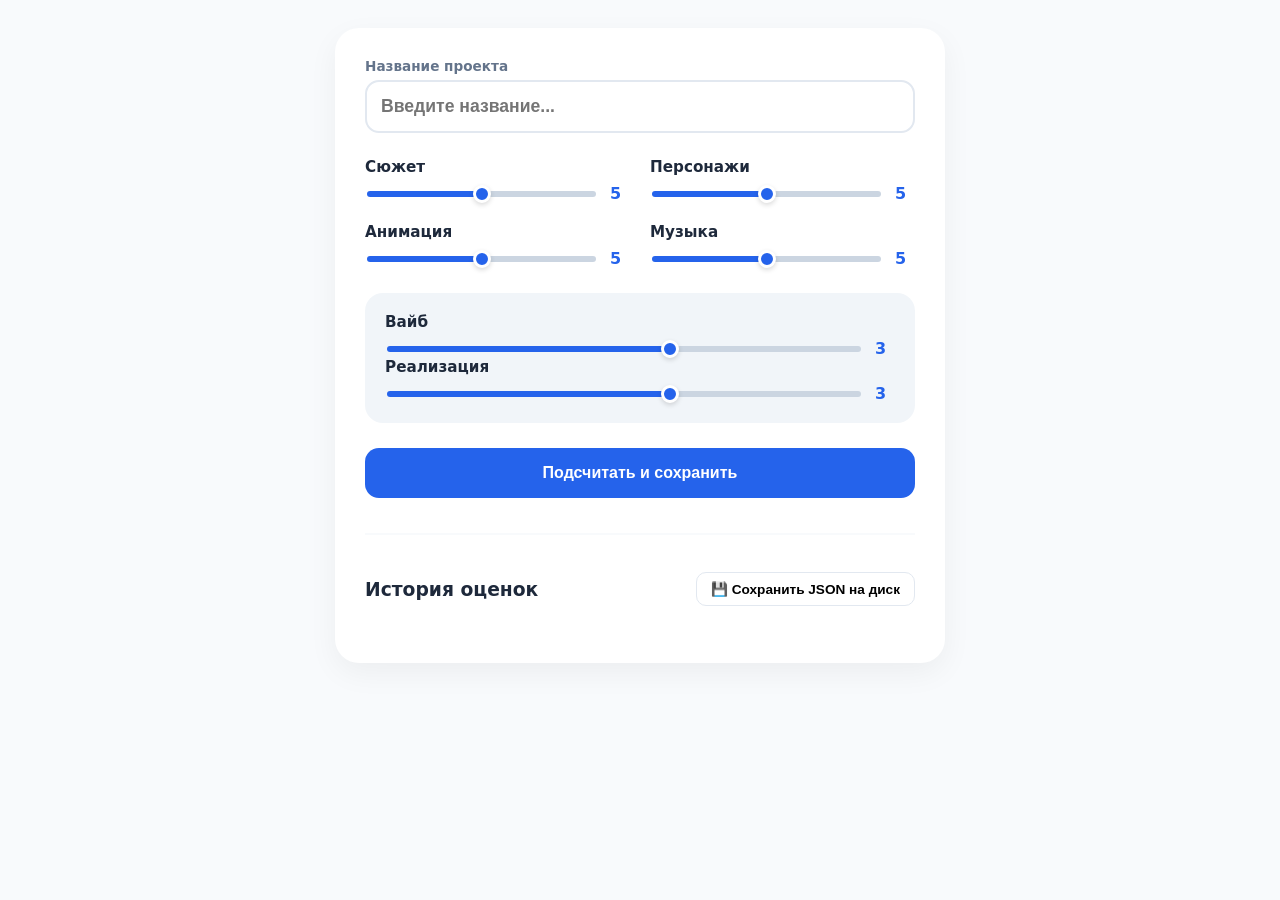
<file: index.html>
<!DOCTYPE html>
<html lang="ru">
<head>
    <meta charset="UTF-8">
    <meta name="viewport" content="width=device-width, initial-scale=1.0">
    <title>Anime Rate Calculator</title>
    <link rel="stylesheet" href="style.css">
</head>
<body>

    <div class="container">
        <div class="title-section">
            <label class="field-label">Название проекта</label>
            <input type="text" id="titleInput" class="title-input" placeholder="Введите название...">
        </div>

        <div class="main-grid">
            <div class="item">
                <label>Сюжет</label>
                <div class="range-row">
                    <input type="range" min="0" max="10" value="5" class="slider" id="story">
                    <span id="storyVal">5</span>
                </div>
            </div>
            <div class="item">
                <label>Персонажи</label>
                <div class="range-row">
                    <input type="range" min="0" max="10" value="5" class="slider" id="chars">
                    <span id="charsVal">5</span>
                </div>
            </div>
            <div class="item">
                <label>Анимация</label>
                <div class="range-row">
                    <input type="range" min="0" max="10" value="5" class="slider" id="visual">
                    <span id="visualVal">5</span>
                </div>
            </div>
            <div class="item">
                <label>Музыка</label>
                <div class="range-row">
                    <input type="range" min="0" max="10" value="5" class="slider" id="music">
                    <span id="musicVal">5</span>
                </div>
            </div>
        </div>

        <div class="extra-card">
            <div class="item">
                <label>Вайб</label>
                <div class="range-row">
                    <input type="range" min="0" max="5" value="3" class="slider" id="vibe">
                    <span id="vibeVal">3</span>
                </div>
            </div>
            <div class="item">
                <label>Реализация</label>
                <div class="range-row">
                    <input type="range" min="0" max="5" value="3" class="slider" id="real">
                    <span id="realVal">3</span>
                </div>
            </div>
        </div>

        <button id="calcBtn" class="primary-btn">Подсчитать и сохранить</button>

        <div id="resultArea" class="result-box hidden">
            <p>Итоговый результат:</p>
            <div id="totalScore">0</div>
        </div>

        <div class="history-container">
            <div class="history-header">
                <h3>История оценок</h3>
                <button id="exportBtn" class="export-btn">💾 Сохранить JSON на диск</button>
            </div>
            <div id="historyList" class="history-list">
                </div>
        </div>
    </div>

    <script src="script.js"></script>
</body>
</html>
</file>
<file: style.css>
:root {
    --primary: #2563EB;
    --primary-dark: #1d4ed8;
    --bg: #f8fafc;
    --text: #1e293b;
    --border: #e2e8f0;
}

body {
    font-family: 'Segoe UI', system-ui, sans-serif;
    background-color: var(--bg);
    color: var(--text);
    display: flex;
    justify-content: center;
    padding: 20px;
}

.container {
    background: white;
    width: 100%;
    max-width: 550px;
    padding: 30px;
    border-radius: 24px;
    box-shadow: 0 10px 30px rgba(0,0,0,0.05);
}

/* Название */
.title-section { margin-bottom: 25px; }
.field-label { font-size: 0.85rem; color: #64748b; font-weight: 600; margin-bottom: 6px; display: block; }
.title-input {
    width: 100%; padding: 14px; border: 2px solid var(--border);
    border-radius: 14px; font-size: 1.1rem; font-weight: 600;
    outline: none; transition: 0.2s; box-sizing: border-box;
}
.title-input:focus { border-color: var(--primary); box-shadow: 0 0 0 4px rgba(37,99,235,0.1); }

/* Сетка */
.main-grid { display: grid; grid-template-columns: 1fr 1fr; gap: 20px; margin-bottom: 25px; }
.extra-card { background: #f1f5f9; padding: 20px; border-radius: 18px; margin-bottom: 25px; }

.item label { display: block; margin-bottom: 8px; font-weight: 700; font-size: 0.95rem; }
.range-row { display: flex; align-items: center; gap: 12px; }
.range-row span { min-width: 20px; font-weight: 800; color: var(--primary); }

/* Живые ползунки */
input[type="range"] {
    -webkit-appearance: none; width: 100%; height: 6px;
    border-radius: 10px; background: #cbd5e1; outline: none; cursor: pointer;
}
input[type="range"]::-webkit-slider-thumb {
    -webkit-appearance: none; width: 18px; height: 18px;
    background: var(--primary); border: 3px solid white; border-radius: 50%;
    transition: 0.2s cubic-bezier(0.4, 0, 0.2, 1);
    box-shadow: 0 2px 5px rgba(0,0,0,0.15);
}
input[type="range"]::-webkit-slider-thumb:hover {
    transform: scale(1.3);
    box-shadow: 0 0 0 10px rgba(37,99,235,0.1);
}

/* Кнопки */
.primary-btn {
    width: 100%; padding: 16px; background: var(--primary); color: white;
    border: none; border-radius: 14px; font-weight: 700; font-size: 1rem;
    cursor: pointer; transition: 0.2s;
}
.primary-btn:hover { background: var(--primary-dark); transform: translateY(-1px); }

/* Результат */
.result-box { text-align: center; padding: 20px; margin-top: 20px; background: #f8fafc; border-radius: 16px; }
#totalScore { font-size: 4rem; font-weight: 900; line-height: 1; margin-top: 5px; }
.hidden { display: none; }

/* История */
.history-container { margin-top: 35px; border-top: 2px solid var(--bg); padding-top: 25px; }
.history-header { display: flex; justify-content: space-between; align-items: center; margin-bottom: 15px; }
.export-btn { background: #fff; border: 1.5px solid var(--border); padding: 8px 14px; border-radius: 10px; cursor: pointer; font-weight: 600; font-size: 0.85rem; }
.export-btn:hover { background: #f1f5f9; }

.history-item {
    display: flex; justify-content: space-between; align-items: center;
    padding: 12px 18px; background: #fff; border: 1px solid var(--border);
    border-radius: 12px; margin-bottom: 10px; border-left: 5px solid var(--primary);
}
.history-item b { font-size: 1rem; }
.score-badge { font-weight: 800; padding: 4px 10px; border-radius: 8px; background: #f1f5f9; }
</file>
<file: оценка/style.css>
:root {
    --primary: #2563EB;
    --primary-dark: #1d4ed8;
    --bg: #f8fafc;
    --text: #1e293b;
    --border: #e2e8f0;
}

body {
    font-family: 'Segoe UI', system-ui, sans-serif;
    background-color: var(--bg);
    color: var(--text);
    display: flex;
    justify-content: center;
    padding: 20px;
}

.container {
    background: white;
    width: 100%;
    max-width: 550px;
    padding: 30px;
    border-radius: 24px;
    box-shadow: 0 10px 30px rgba(0,0,0,0.05);
}

/* Название */
.title-section { margin-bottom: 25px; }
.field-label { font-size: 0.85rem; color: #64748b; font-weight: 600; margin-bottom: 6px; display: block; }
.title-input {
    width: 100%; padding: 14px; border: 2px solid var(--border);
    border-radius: 14px; font-size: 1.1rem; font-weight: 600;
    outline: none; transition: 0.2s; box-sizing: border-box;
}
.title-input:focus { border-color: var(--primary); box-shadow: 0 0 0 4px rgba(37,99,235,0.1); }

/* Сетка */
.main-grid { display: grid; grid-template-columns: 1fr 1fr; gap: 20px; margin-bottom: 25px; }
.extra-card { background: #f1f5f9; padding: 20px; border-radius: 18px; margin-bottom: 25px; }

.item label { display: block; margin-bottom: 8px; font-weight: 700; font-size: 0.95rem; }
.range-row { display: flex; align-items: center; gap: 12px; }
.range-row span { min-width: 20px; font-weight: 800; color: var(--primary); }

/* Живые ползунки */
input[type="range"] {
    -webkit-appearance: none; width: 100%; height: 6px;
    border-radius: 10px; background: #cbd5e1; outline: none; cursor: pointer;
}
input[type="range"]::-webkit-slider-thumb {
    -webkit-appearance: none; width: 18px; height: 18px;
    background: var(--primary); border: 3px solid white; border-radius: 50%;
    transition: 0.2s cubic-bezier(0.4, 0, 0.2, 1);
    box-shadow: 0 2px 5px rgba(0,0,0,0.15);
}
input[type="range"]::-webkit-slider-thumb:hover {
    transform: scale(1.3);
    box-shadow: 0 0 0 10px rgba(37,99,235,0.1);
}

/* Кнопки */
.primary-btn {
    width: 100%; padding: 16px; background: var(--primary); color: white;
    border: none; border-radius: 14px; font-weight: 700; font-size: 1rem;
    cursor: pointer; transition: 0.2s;
}
.primary-btn:hover { background: var(--primary-dark); transform: translateY(-1px); }

/* Результат */
.result-box { text-align: center; padding: 20px; margin-top: 20px; background: #f8fafc; border-radius: 16px; }
#totalScore { font-size: 4rem; font-weight: 900; line-height: 1; margin-top: 5px; }
.hidden { display: none; }

/* История */
.history-container { margin-top: 35px; border-top: 2px solid var(--bg); padding-top: 25px; }
.history-header { display: flex; justify-content: space-between; align-items: center; margin-bottom: 15px; }
.export-btn { background: #fff; border: 1.5px solid var(--border); padding: 8px 14px; border-radius: 10px; cursor: pointer; font-weight: 600; font-size: 0.85rem; }
.export-btn:hover { background: #f1f5f9; }

.history-item {
    display: flex; justify-content: space-between; align-items: center;
    padding: 12px 18px; background: #fff; border: 1px solid var(--border);
    border-radius: 12px; margin-bottom: 10px; border-left: 5px solid var(--primary);
}
.history-item b { font-size: 1rem; }
.score-badge { font-weight: 800; padding: 4px 10px; border-radius: 8px; background: #f1f5f9; }
</file>
